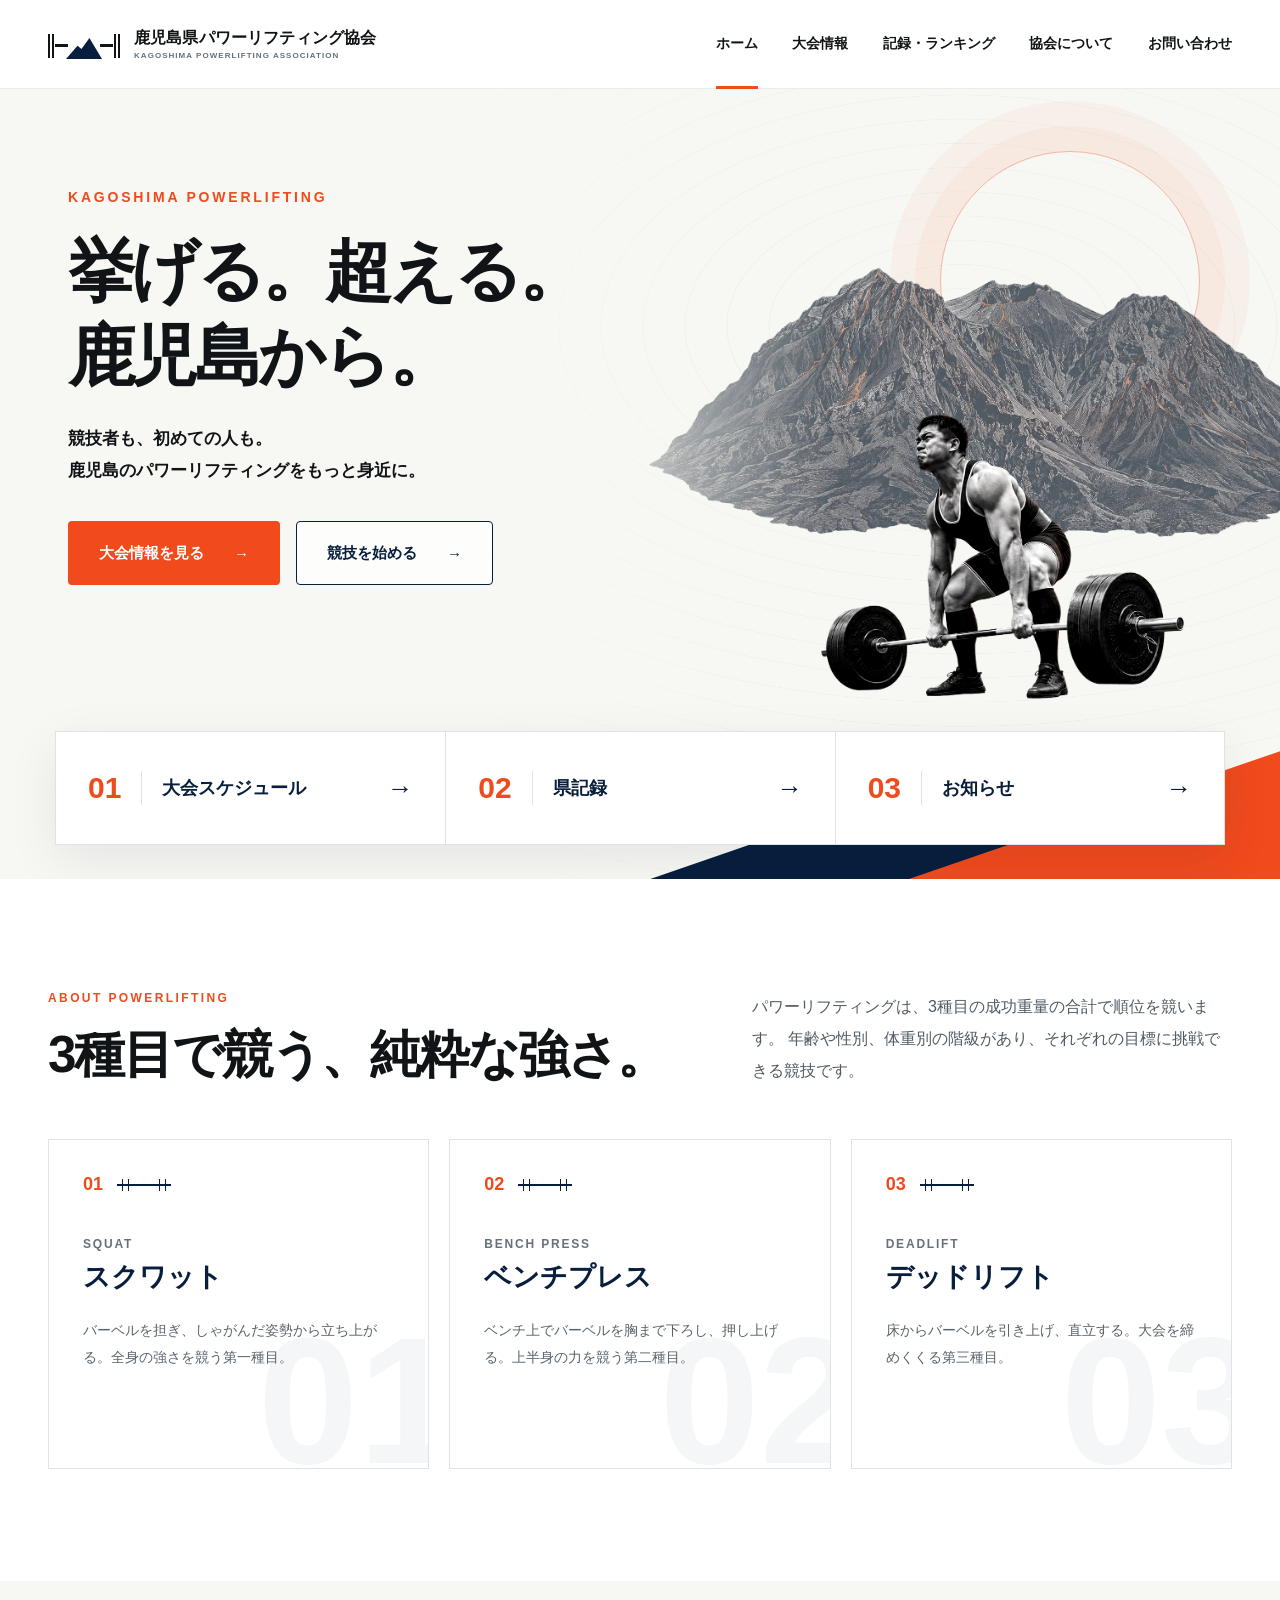
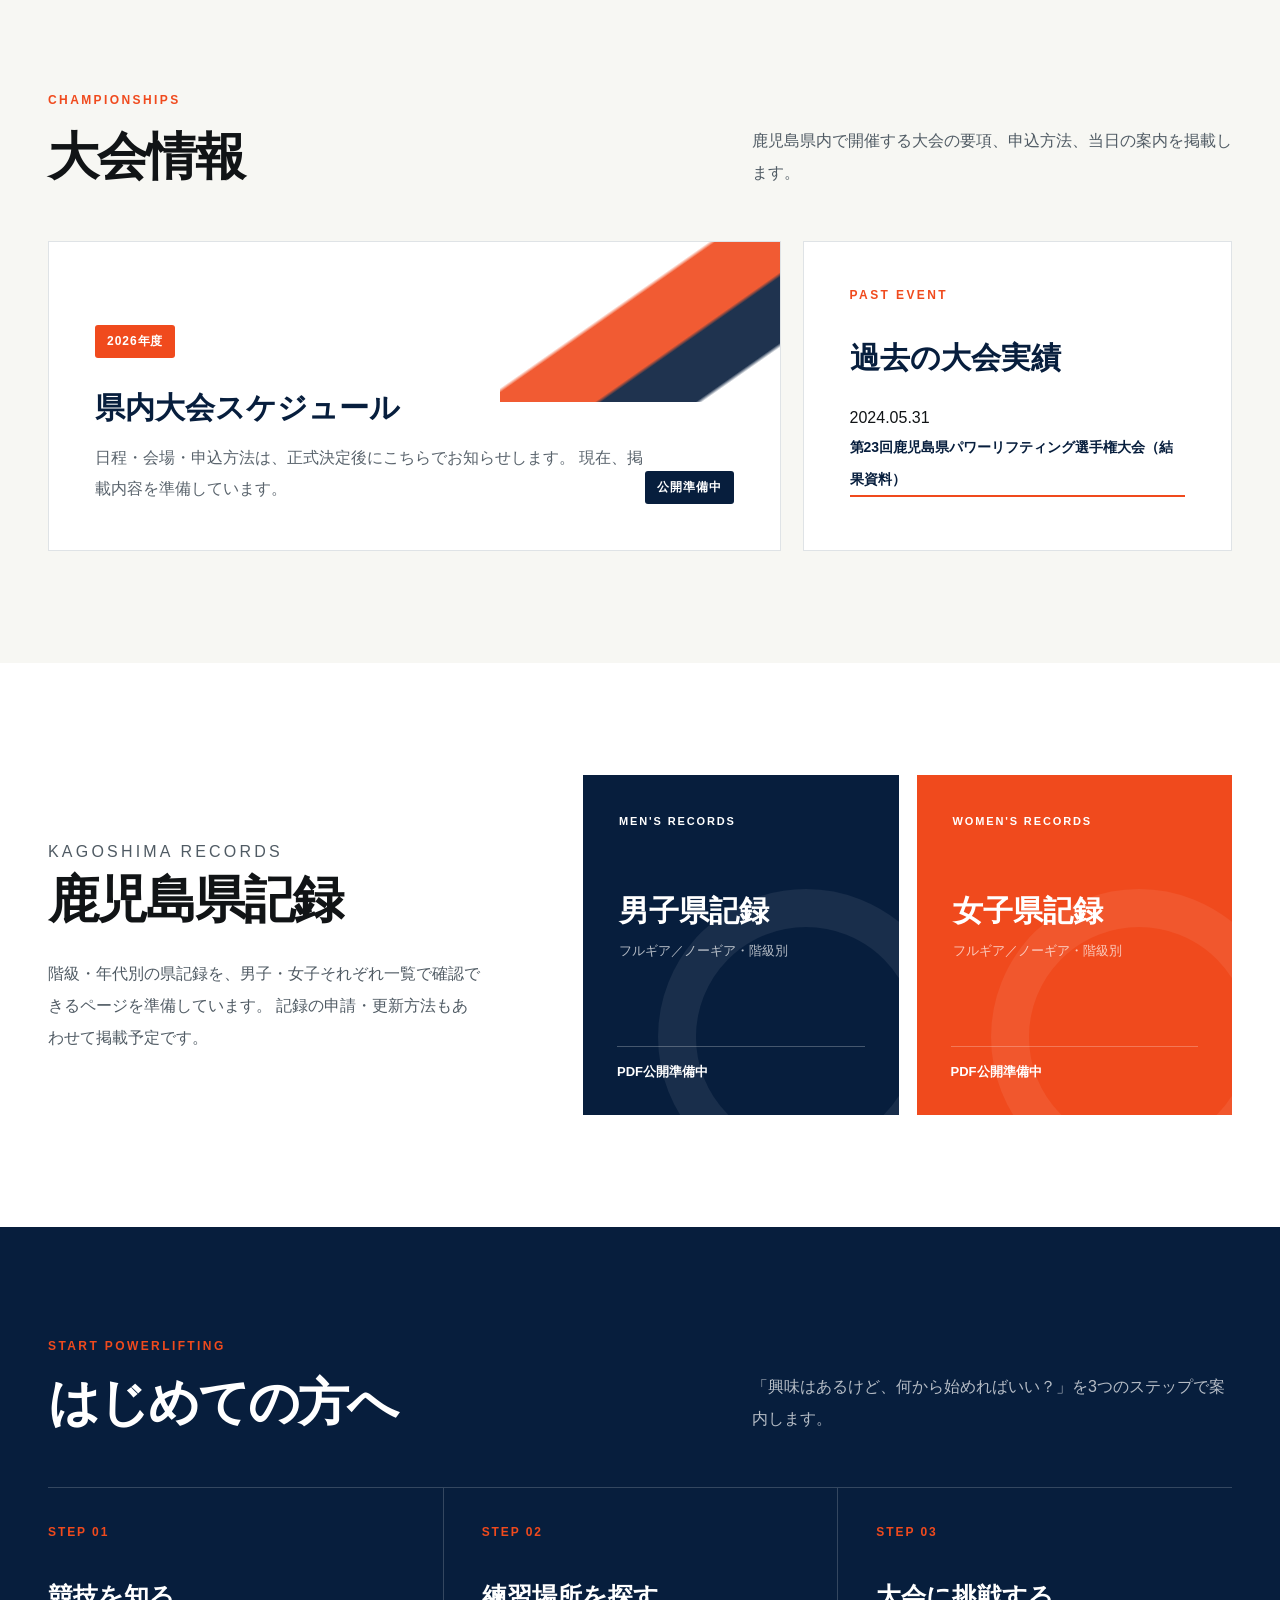
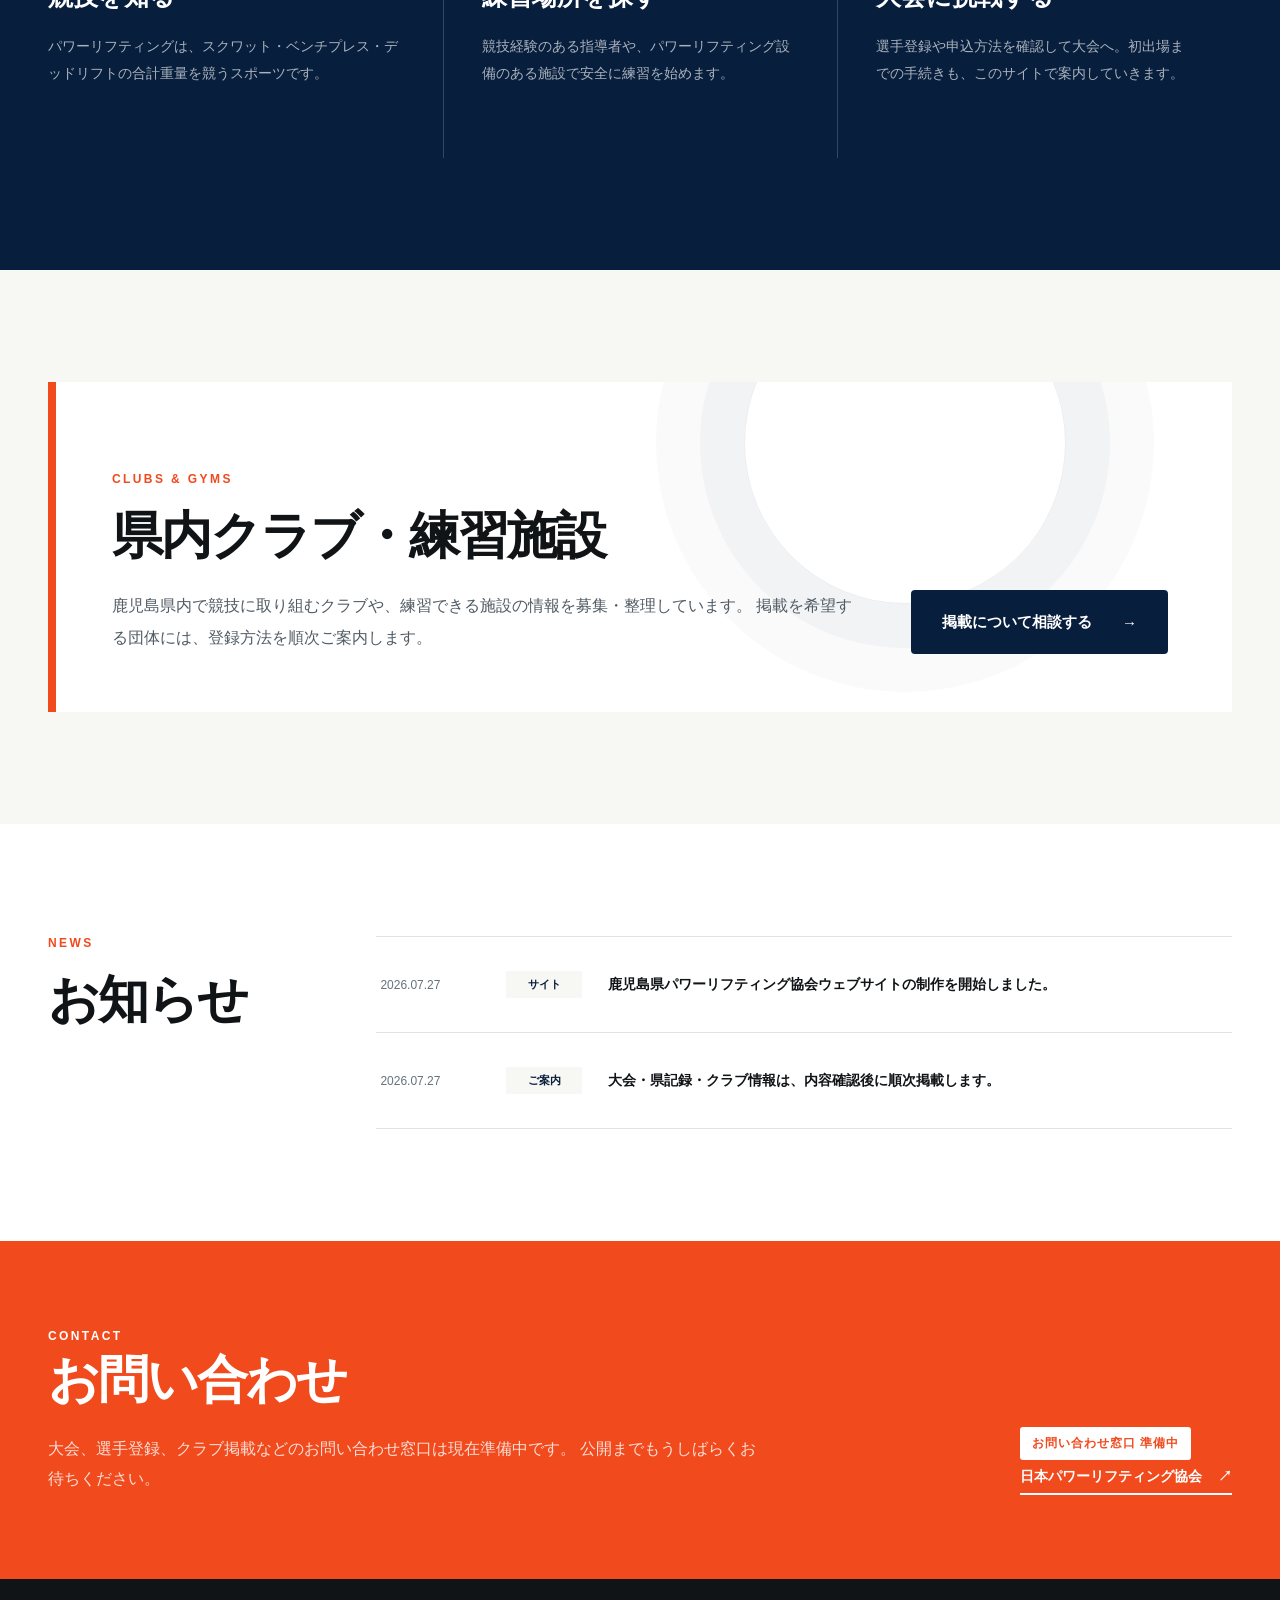
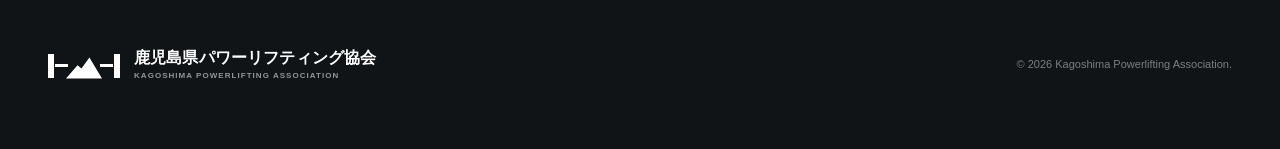
<file: index.html>
<!doctype html>
<html lang="ja">
  <head>
    <meta charset="utf-8" />
    <meta name="viewport" content="width=device-width, initial-scale=1" />
    <meta
      name="description"
      content="鹿児島県のパワーリフティング大会情報、県記録、競技の始め方を案内する公式ウェブサイトです。"
    />
    <title>鹿児島県パワーリフティング協会</title>
    <link rel="icon" href="./assets/favicon.svg" type="image/svg+xml" />
    <link rel="stylesheet" href="./assets/style.css" />
  </head>
  <body>
    <div id="top">
      <a class="skipLink" href="#main-content">本文へ移動</a>

      <header class="siteHeader">
        <div class="navShell">
          <a class="brand" href="#top" aria-label="トップページへ">
            <span class="brandMark" aria-hidden="true">
              <span class="brandPlate brandPlateLeft"></span>
              <span class="brandVolcano"></span>
              <span class="brandPlate brandPlateRight"></span>
            </span>
            <span class="brandText">
              <strong>鹿児島県パワーリフティング協会</strong>
              <small>KAGOSHIMA POWERLIFTING ASSOCIATION</small>
            </span>
          </a>

          <nav class="desktopNav" aria-label="メインナビゲーション">
            <a class="isActive" href="#top">ホーム</a>
            <a href="#events">大会情報</a>
            <a href="#records">記録・ランキング</a>
            <a href="#about">協会について</a>
            <a href="#contact">お問い合わせ</a>
          </nav>

          <details class="mobileNav">
            <summary aria-label="メニューを開く">
              <span></span><span></span><span></span>
            </summary>
            <nav aria-label="モバイルナビゲーション">
              <a href="#top">ホーム</a>
              <a href="#events">大会情報</a>
              <a href="#records">記録・ランキング</a>
              <a href="#about">協会について</a>
              <a href="#contact">お問い合わせ</a>
            </nav>
          </details>
        </div>
      </header>

      <main id="main-content">
        <section class="hero" aria-labelledby="hero-title">
          <div class="heroTexture" aria-hidden="true"></div>
          <div class="heroDiagonal heroDiagonalNavy" aria-hidden="true"></div>
          <div class="heroDiagonal heroDiagonalOrange" aria-hidden="true"></div>
          <div class="heroInner">
            <div class="heroCopy">
              <p class="eyebrow">KAGOSHIMA POWERLIFTING</p>
              <h1 id="hero-title">挙げる。超える。<br />鹿児島から。</h1>
              <p class="heroLead">
                競技者も、初めての人も。<br />
                鹿児島のパワーリフティングをもっと身近に。
              </p>
              <div class="heroActions">
                <a class="button buttonPrimary" href="#events">
                  大会情報を見る <span aria-hidden="true">→</span>
                </a>
                <a class="button buttonSecondary" href="#beginner">
                  競技を始める <span aria-hidden="true">→</span>
                </a>
              </div>
            </div>

            <div class="heroArt" aria-hidden="true">
              <div class="sunLine"></div>
              <img
                class="sakurajimaMountain"
                src="./assets/sakurajima-hero.png"
                alt=""
              />
              <img
                class="heroLifter"
                src="./assets/hero-lifter.png"
                alt=""
              />
            </div>
          </div>

          <div class="quickLinks" aria-label="主要コンテンツ">
            <a href="#events">
              <span class="quickNumber">01</span>
              <span class="quickLabel">大会スケジュール</span>
              <span class="quickArrow" aria-hidden="true">→</span>
            </a>
            <a href="#records">
              <span class="quickNumber">02</span>
              <span class="quickLabel">県記録</span>
              <span class="quickArrow" aria-hidden="true">→</span>
            </a>
            <a href="#news">
              <span class="quickNumber">03</span>
              <span class="quickLabel">お知らせ</span>
              <span class="quickArrow" aria-hidden="true">→</span>
            </a>
          </div>
        </section>

        <section class="section aboutSection" id="about">
          <div class="sectionHeading">
            <div>
              <p class="sectionEyebrow">ABOUT POWERLIFTING</p>
              <h2>3種目で競う、純粋な強さ。</h2>
            </div>
            <p>
              パワーリフティングは、3種目の成功重量の合計で順位を競います。
              年齢や性別、体重別の階級があり、それぞれの目標に挑戦できる競技です。
            </p>
          </div>

          <div class="liftGrid">
            <article class="liftCard" data-number="01">
              <div class="liftCardTop">
                <span>01</span><span class="liftBar" aria-hidden="true"></span>
              </div>
              <p class="liftEnglish">SQUAT</p>
              <h3>スクワット</h3>
              <p>バーベルを担ぎ、しゃがんだ姿勢から立ち上がる。全身の強さを競う第一種目。</p>
            </article>
            <article class="liftCard" data-number="02">
              <div class="liftCardTop">
                <span>02</span><span class="liftBar" aria-hidden="true"></span>
              </div>
              <p class="liftEnglish">BENCH PRESS</p>
              <h3>ベンチプレス</h3>
              <p>ベンチ上でバーベルを胸まで下ろし、押し上げる。上半身の力を競う第二種目。</p>
            </article>
            <article class="liftCard" data-number="03">
              <div class="liftCardTop">
                <span>03</span><span class="liftBar" aria-hidden="true"></span>
              </div>
              <p class="liftEnglish">DEADLIFT</p>
              <h3>デッドリフト</h3>
              <p>床からバーベルを引き上げ、直立する。大会を締めくくる第三種目。</p>
            </article>
          </div>
        </section>

        <section class="section sectionTint" id="events">
          <div class="sectionHeading">
            <div>
              <p class="sectionEyebrow">CHAMPIONSHIPS</p>
              <h2>大会情報</h2>
            </div>
            <p>鹿児島県内で開催する大会の要項、申込方法、当日の案内を掲載します。</p>
          </div>

          <div class="eventGrid">
            <article class="eventFeature">
              <div>
                <p class="statusBadge">2026年度</p>
                <h3>県内大会スケジュール</h3>
                <p>
                  日程・会場・申込方法は、正式決定後にこちらでお知らせします。
                  現在、掲載内容を準備しています。
                </p>
              </div>
              <span class="preparingLabel">公開準備中</span>
            </article>

            <article class="eventArchive">
              <p class="sectionEyebrow">PAST EVENT</p>
              <h3>過去の大会実績</h3>
              <p>
                第23回鹿児島県パワーリフティング選手権大会の結果は、
                日本パワーリフティング協会の公式資料で確認できます。
              </p>
              <a
                class="textLink"
                href="https://www.jpa-powerlifting.or.jp/pdf/rural/2024/0531/kagoshima_23_kekka.pdf"
                target="_blank"
                rel="noreferrer"
              >
                2024年大会結果を見る <span aria-hidden="true">↗</span>
              </a>
            </article>
          </div>
        </section>

        <section class="section recordsSection" id="records">
          <div class="recordsIntro">
            <p class="sectionEyebrow">KAGOSHIMA RECORDS</p>
            <h2>鹿児島県記録</h2>
            <p>
              階級・年代別の県記録を、男子・女子それぞれ一覧で確認できるページを準備しています。
              記録の申請・更新方法もあわせて掲載予定です。
            </p>
          </div>

          <div class="recordCards">
            <article>
              <span>MEN'S RECORDS</span>
              <h3>男子県記録</h3>
              <p>フルギア／ノーギア・階級別</p>
              <span class="recordStatus">PDF公開準備中</span>
            </article>
            <article>
              <span>WOMEN'S RECORDS</span>
              <h3>女子県記録</h3>
              <p>フルギア／ノーギア・階級別</p>
              <span class="recordStatus">PDF公開準備中</span>
            </article>
          </div>
        </section>

        <section class="section beginnerSection" id="beginner">
          <div class="sectionHeading sectionHeadingLight">
            <div>
              <p class="sectionEyebrow">START POWERLIFTING</p>
              <h2>はじめての方へ</h2>
            </div>
            <p>「興味はあるけど、何から始めればいい？」を3つのステップで案内します。</p>
          </div>

          <div class="stepGrid">
            <article>
              <span>STEP 01</span>
              <h3>競技を知る</h3>
              <p>パワーリフティングは、スクワット・ベンチプレス・デッドリフトの合計重量を競うスポーツです。</p>
            </article>
            <article>
              <span>STEP 02</span>
              <h3>練習場所を探す</h3>
              <p>競技経験のある指導者や、パワーリフティング設備のある施設で安全に練習を始めます。</p>
            </article>
            <article>
              <span>STEP 03</span>
              <h3>大会に挑戦する</h3>
              <p>選手登録や申込方法を確認して大会へ。初出場までの手続きも、このサイトで案内していきます。</p>
            </article>
          </div>
        </section>

        <section class="section clubsSection">
          <div class="clubsPanel">
            <div>
              <p class="sectionEyebrow">CLUBS &amp; GYMS</p>
              <h2>県内クラブ・練習施設</h2>
              <p>
                鹿児島県内で競技に取り組むクラブや、練習できる施設の情報を募集・整理しています。
                掲載を希望する団体には、登録方法を順次ご案内します。
              </p>
            </div>
            <a class="button buttonDark" href="#contact">
              掲載について相談する <span aria-hidden="true">→</span>
            </a>
          </div>
        </section>

        <section class="section newsSection" id="news">
          <div class="newsHeading">
            <p class="sectionEyebrow">NEWS</p>
            <h2>お知らせ</h2>
          </div>
          <div class="newsList">
            <article>
              <time datetime="2026-07-27">2026.07.27</time>
              <span class="newsCategory">サイト</span>
              <p>鹿児島県パワーリフティング協会ウェブサイトの制作を開始しました。</p>
            </article>
            <article>
              <time datetime="2026-07-27">2026.07.27</time>
              <span class="newsCategory">ご案内</span>
              <p>大会・県記録・クラブ情報は、内容確認後に順次掲載します。</p>
            </article>
          </div>
        </section>

        <section class="contactSection" id="contact">
          <div>
            <p class="sectionEyebrow">CONTACT</p>
            <h2>お問い合わせ</h2>
            <p>
              大会、選手登録、クラブ掲載などのお問い合わせ窓口は現在準備中です。
              公開までもうしばらくお待ちください。
            </p>
          </div>
          <div class="contactActions">
            <span class="preparingLabel preparingLabelLight">お問い合わせ窓口 準備中</span>
            <a
              class="textLink textLinkLight"
              href="https://www.jpa-powerlifting.or.jp/"
              target="_blank"
              rel="noreferrer"
            >
              日本パワーリフティング協会 <span aria-hidden="true">↗</span>
            </a>
          </div>
        </section>
      </main>

      <footer class="siteFooter">
        <a class="brand brandFooter" href="#top">
          <span class="brandMark" aria-hidden="true">
            <span class="brandPlate brandPlateLeft"></span>
            <span class="brandVolcano"></span>
            <span class="brandPlate brandPlateRight"></span>
          </span>
          <span class="brandText">
            <strong>鹿児島県パワーリフティング協会</strong>
            <small>KAGOSHIMA POWERLIFTING ASSOCIATION</small>
          </span>
        </a>
        <p>© 2026 Kagoshima Powerlifting Association.</p>
      </footer>
    </div>

    <script>
      document.querySelectorAll('.mobileNav a').forEach(function (link) {
        link.addEventListener('click', function () {
          var menu = link.closest('details');
          if (menu) menu.removeAttribute('open');
        });
      });
    </script>
    <script src="./assets/cms-content.js" defer></script>
  </body>
</html>
</file>
<file: assets/style.css>
:root {
  --ink: #111416;
  --navy: #071e3d;
  --navy-2: #0d315a;
  --orange: #f04a1d;
  --orange-dark: #d93d12;
  --paper: #f7f7f3;
  --white: #ffffff;
  --line: #dfe3e6;
  --muted: #66717b;
}

* {
  box-sizing: border-box;
}

html {
  scroll-behavior: smooth;
  scroll-padding-top: 96px;
}

body {
  margin: 0;
  background: var(--white);
  color: var(--ink);
  font-family:
    "Noto Sans JP", "Hiragino Kaku Gothic ProN", "Yu Gothic", Meiryo,
    sans-serif;
}

a {
  color: inherit;
  text-decoration: none;
}

button,
a,
summary {
  -webkit-tap-highlight-color: transparent;
}

.skipLink {
  position: fixed;
  z-index: 200;
  top: 8px;
  left: 8px;
  padding: 12px 18px;
  background: var(--navy);
  color: var(--white);
  transform: translateY(-150%);
}

.skipLink:focus {
  transform: translateY(0);
}

.siteHeader {
  position: sticky;
  z-index: 100;
  top: 0;
  border-bottom: 1px solid rgb(17 20 22 / 8%);
  background: rgb(255 255 255 / 94%);
  backdrop-filter: blur(14px);
}

.navShell {
  display: flex;
  min-height: 88px;
  max-width: 1440px;
  margin: 0 auto;
  padding: 0 48px;
  align-items: center;
  justify-content: space-between;
}

.brand {
  display: inline-flex;
  min-width: 0;
  align-items: center;
  gap: 14px;
}

.brandMark {
  position: relative;
  display: inline-block;
  width: 72px;
  height: 38px;
  flex: 0 0 auto;
}

.brandVolcano {
  position: absolute;
  top: 9px;
  left: 18px;
  width: 36px;
  height: 25px;
  background: var(--navy);
  clip-path: polygon(0 100%, 32% 47%, 43% 60%, 65% 16%, 100% 100%);
}

.brandVolcano::after {
  position: absolute;
  top: 0;
  left: 19px;
  width: 18px;
  height: 8px;
  border-top: 4px solid var(--orange);
  border-radius: 50%;
  content: "";
  transform: rotate(13deg);
}

.brandPlate {
  position: absolute;
  top: 9px;
  width: 6px;
  height: 24px;
  border-right: 2px solid var(--ink);
  border-left: 2px solid var(--ink);
}

.brandPlate::after {
  position: absolute;
  top: 10px;
  width: 13px;
  height: 3px;
  background: var(--ink);
  content: "";
}

.brandPlateLeft {
  left: 0;
}

.brandPlateLeft::after {
  left: 5px;
}

.brandPlateRight {
  right: 0;
}

.brandPlateRight::after {
  right: 5px;
}

.brandText {
  display: flex;
  min-width: 0;
  flex-direction: column;
}

.brandText strong {
  font-size: 16px;
  font-weight: 800;
  letter-spacing: 0.01em;
  white-space: nowrap;
}

.brandText small {
  margin-top: 2px;
  color: var(--muted);
  font-family: "Arial Narrow", Arial, sans-serif;
  font-size: 8px;
  font-weight: 700;
  letter-spacing: 0.13em;
}

.desktopNav {
  display: flex;
  align-self: stretch;
  align-items: center;
  gap: clamp(22px, 2.7vw, 46px);
}

.desktopNav a {
  position: relative;
  display: flex;
  height: 100%;
  align-items: center;
  font-size: 14px;
  font-weight: 700;
  white-space: nowrap;
}

.desktopNav a::after {
  position: absolute;
  right: 50%;
  bottom: -1px;
  left: 50%;
  height: 3px;
  background: var(--orange);
  content: "";
  transition: right 180ms ease, left 180ms ease;
}

.desktopNav a:hover::after,
.desktopNav a:focus-visible::after,
.desktopNav a.isActive::after {
  right: 0;
  left: 0;
}

.mobileNav {
  display: none;
}

.hero {
  position: relative;
  min-height: 790px;
  overflow: hidden;
  background: var(--paper);
}

.heroTexture {
  position: absolute;
  inset: 0;
  opacity: 0.45;
  background:
    repeating-radial-gradient(
      ellipse at 75% 30%,
      transparent 0 22px,
      rgb(7 30 61 / 8%) 23px,
      transparent 24px 42px
    );
  mask-image: linear-gradient(90deg, transparent 0 34%, #000 58% 100%);
}

.heroDiagonal {
  position: absolute;
  right: -12%;
  bottom: 45px;
  width: 75%;
  height: 132px;
  transform: rotate(-19deg);
  transform-origin: center right;
}

.heroDiagonalNavy {
  right: 17%;
  bottom: 6px;
  width: 64%;
  background: var(--navy);
}

.heroDiagonalOrange {
  background: var(--orange);
}

.heroInner {
  position: relative;
  display: grid;
  min-height: 670px;
  max-width: 1440px;
  margin: 0 auto;
  padding: 76px 48px 150px;
  grid-template-columns: 46% 54%;
}

.heroCopy {
  position: relative;
  z-index: 4;
  align-self: center;
  padding-left: 20px;
  animation: hero-copy-in 520ms ease both;
}

.eyebrow,
.sectionEyebrow {
  margin: 0 0 24px;
  color: var(--orange);
  font-family: "Arial Narrow", Arial, sans-serif;
  font-size: 14px;
  font-weight: 800;
  letter-spacing: 0.2em;
}

.hero h1 {
  max-width: 660px;
  margin: 0;
  font-size: clamp(54px, 5.2vw, 84px);
  font-weight: 900;
  letter-spacing: -0.055em;
  line-height: 1.28;
}

.heroLead {
  margin: 24px 0 0;
  font-size: 17px;
  font-weight: 600;
  line-height: 1.9;
}

.heroActions {
  display: flex;
  margin-top: 34px;
  gap: 16px;
}

.button {
  display: inline-flex;
  min-height: 64px;
  padding: 0 30px;
  border: 1px solid transparent;
  border-radius: 4px;
  align-items: center;
  justify-content: center;
  gap: 30px;
  font-size: 15px;
  font-weight: 800;
  transition:
    background 180ms ease,
    color 180ms ease,
    border-color 180ms ease,
    transform 180ms ease;
}

.button span,
.textLink span {
  transition: transform 180ms ease;
}

.button:hover span,
.button:focus-visible span,
.textLink:hover span,
.textLink:focus-visible span {
  transform: translateX(6px);
}

.buttonPrimary {
  background: var(--orange);
  color: var(--white);
}

.buttonPrimary:hover,
.buttonPrimary:focus-visible {
  background: var(--orange-dark);
}

.buttonSecondary {
  border-color: var(--navy);
  background: rgb(255 255 255 / 75%);
  color: var(--navy);
}

.buttonSecondary:hover,
.buttonSecondary:focus-visible {
  background: var(--navy);
  color: var(--white);
}

.heroArt {
  position: absolute;
  z-index: 2;
  top: 15px;
  right: -55px;
  bottom: 66px;
  width: 62%;
  animation: hero-art-in 720ms ease both;
}

.heroArt .heroLifter {
  position: absolute;
  z-index: 3;
  right: 2%;
  bottom: -11%;
  width: min(780px, 87%);
  height: 96%;
  object-fit: contain;
  object-position: center bottom;
  filter: saturate(0.2) contrast(1.08);
}

.heroArt .sakurajimaMountain {
  position: absolute;
  z-index: 2;
  right: -3%;
  bottom: 16%;
  width: 105%;
  height: 67%;
  object-fit: contain;
  object-position: right bottom;
  opacity: 0.72;
  filter: contrast(0.92) saturate(0.82);
  mask-image: linear-gradient(
    90deg,
    transparent 0%,
    rgb(0 0 0 / 45%) 17%,
    #000 37% 100%
  );
}

.sunLine {
  position: absolute;
  z-index: 1;
  top: 8%;
  right: 17%;
  width: 260px;
  height: 260px;
  border: 1px solid rgb(240 74 29 / 38%);
  border-radius: 50%;
  box-shadow:
    0 0 0 25px rgb(240 74 29 / 5%),
    0 0 0 50px rgb(240 74 29 / 4%);
}

.quickLinks {
  position: absolute;
  z-index: 8;
  right: 4.3%;
  bottom: 34px;
  left: 4.3%;
  display: grid;
  max-width: 1316px;
  margin: 0 auto;
  border: 1px solid var(--line);
  background: var(--white);
  box-shadow: 0 14px 50px rgb(7 30 61 / 8%);
  grid-template-columns: repeat(3, 1fr);
}

.quickLinks a {
  display: grid;
  min-height: 112px;
  padding: 20px 32px;
  align-items: center;
  gap: 20px;
  grid-template-columns: auto 1fr auto;
  transition:
    box-shadow 180ms ease,
    transform 180ms ease;
}

.quickLinks a + a {
  border-left: 1px solid var(--line);
}

.quickLinks a:hover,
.quickLinks a:focus-visible {
  z-index: 2;
  box-shadow: inset 0 4px 0 var(--orange);
  transform: translateY(-2px);
}

.quickNumber {
  padding-right: 20px;
  border-right: 1px solid var(--line);
  color: var(--orange);
  font-family: "Arial Narrow", Arial, sans-serif;
  font-size: 30px;
  font-weight: 900;
}

.quickLabel {
  color: var(--navy);
  font-size: 18px;
  font-weight: 800;
}

.quickArrow {
  color: var(--navy);
  font-size: 26px;
}

.section {
  padding: 112px max(48px, calc((100vw - 1344px) / 2));
}

.sectionHeading {
  display: grid;
  margin-bottom: 52px;
  align-items: end;
  gap: 64px;
  grid-template-columns: minmax(0, 1fr) minmax(320px, 0.75fr);
}

.sectionHeading h2,
.recordsIntro h2,
.newsHeading h2,
.contactSection h2,
.clubsPanel h2 {
  margin: 0;
  font-size: clamp(38px, 4vw, 58px);
  font-weight: 900;
  letter-spacing: -0.04em;
  line-height: 1.25;
}

.sectionHeading > p,
.recordsIntro > p,
.clubsPanel > div > p:last-child {
  margin: 0;
  color: #505b64;
  font-size: 16px;
  font-weight: 500;
  line-height: 2;
}

.sectionEyebrow {
  margin-bottom: 18px;
  font-size: 12px;
}

.liftGrid {
  display: grid;
  gap: 20px;
  grid-template-columns: repeat(3, 1fr);
}

.liftCard {
  position: relative;
  min-height: 330px;
  padding: 34px;
  overflow: hidden;
  border: 1px solid var(--line);
  background: var(--white);
  transition:
    border-color 180ms ease,
    transform 180ms ease,
    box-shadow 180ms ease;
}

.liftCard::after {
  position: absolute;
  right: -30px;
  bottom: -36px;
  color: rgb(7 30 61 / 4%);
  content: attr(data-number);
  font-family: Arial, sans-serif;
  font-size: 180px;
  font-weight: 900;
}

.liftCard:hover {
  border-color: var(--orange);
  box-shadow: 0 20px 40px rgb(7 30 61 / 8%);
  transform: translateY(-4px);
}

.liftCardTop {
  display: flex;
  align-items: center;
  gap: 14px;
}

.liftCardTop > span:first-child {
  color: var(--orange);
  font-family: "Arial Narrow", Arial, sans-serif;
  font-size: 18px;
  font-weight: 900;
}

.liftBar {
  position: relative;
  width: 54px;
  height: 2px;
  background: var(--navy);
}

.liftBar::before,
.liftBar::after {
  position: absolute;
  top: -5px;
  width: 5px;
  height: 12px;
  border-right: 1px solid var(--navy);
  border-left: 1px solid var(--navy);
  content: "";
}

.liftBar::before {
  left: 5px;
}

.liftBar::after {
  right: 5px;
}

.liftEnglish {
  margin: 42px 0 8px;
  color: var(--muted);
  font-family: "Arial Narrow", Arial, sans-serif;
  font-size: 12px;
  font-weight: 700;
  letter-spacing: 0.15em;
}

.liftCard h3 {
  margin: 0;
  color: var(--navy);
  font-size: 27px;
  font-weight: 900;
}

.liftCard > p:last-child {
  position: relative;
  z-index: 1;
  margin: 22px 0 0;
  color: #59636c;
  font-size: 14px;
  line-height: 1.9;
}

.sectionTint {
  background: var(--paper);
}

.eventGrid {
  display: grid;
  gap: 22px;
  grid-template-columns: 1.45fr 0.85fr;
}

.eventFeature,
.eventArchive {
  min-height: 310px;
  padding: 46px;
  border: 1px solid var(--line);
  background: var(--white);
}

.eventFeature {
  position: relative;
  display: flex;
  overflow: hidden;
  align-items: flex-end;
  justify-content: space-between;
}

.eventFeature::before {
  position: absolute;
  top: -80px;
  right: -50px;
  width: 330px;
  height: 240px;
  background:
    linear-gradient(145deg, transparent 48%, var(--orange) 49% 65%, transparent 66%),
    linear-gradient(145deg, transparent 64%, var(--navy) 65% 80%, transparent 81%);
  content: "";
  opacity: 0.9;
}

.eventFeature > div {
  position: relative;
  z-index: 1;
  max-width: 620px;
}

.statusBadge,
.preparingLabel {
  display: inline-flex;
  width: fit-content;
  padding: 8px 12px;
  border-radius: 3px;
  background: var(--orange);
  color: var(--white);
  font-size: 12px;
  font-weight: 800;
  letter-spacing: 0.08em;
}

.eventFeature h3,
.eventArchive h3 {
  margin: 18px 0 14px;
  color: var(--navy);
  font-size: 30px;
  font-weight: 900;
}

.eventFeature p:not(.statusBadge),
.eventArchive > p:not(.sectionEyebrow) {
  max-width: 600px;
  margin: 0;
  color: #59636c;
  line-height: 1.9;
}

.eventFeature > .preparingLabel {
  position: relative;
  z-index: 1;
  background: var(--navy);
  white-space: nowrap;
}

.eventArchive {
  display: flex;
  flex-direction: column;
}

.textLink {
  display: inline-flex;
  width: fit-content;
  margin-top: auto;
  border-bottom: 2px solid var(--orange);
  color: var(--navy);
  align-items: center;
  gap: 16px;
  font-size: 14px;
  font-weight: 800;
  line-height: 2.3;
}

.recordsSection {
  display: grid;
  align-items: center;
  gap: clamp(60px, 8vw, 130px);
  grid-template-columns: 0.8fr 1.2fr;
}

.recordsIntro > p:last-child {
  margin-top: 26px;
}

.recordCards {
  display: grid;
  gap: 18px;
  grid-template-columns: repeat(2, 1fr);
}

.recordCards article {
  position: relative;
  min-height: 340px;
  padding: 36px;
  overflow: hidden;
  background: var(--navy);
  color: var(--white);
}

.recordCards article:last-child {
  background: var(--orange);
}

.recordCards article::after {
  position: absolute;
  right: -55px;
  bottom: -70px;
  width: 220px;
  height: 220px;
  border: 38px solid rgb(255 255 255 / 7%);
  border-radius: 50%;
  content: "";
}

.recordCards article > span:first-child {
  font-family: "Arial Narrow", Arial, sans-serif;
  font-size: 11px;
  font-weight: 800;
  letter-spacing: 0.17em;
}

.recordCards h3 {
  margin: 62px 0 10px;
  font-size: 30px;
  font-weight: 900;
}

.recordCards p {
  margin: 0;
  color: rgb(255 255 255 / 70%);
  font-size: 13px;
}

.recordStatus {
  position: absolute;
  right: 34px;
  bottom: 34px;
  left: 34px;
  z-index: 1;
  padding-top: 16px;
  border-top: 1px solid rgb(255 255 255 / 25%);
  font-size: 13px;
  font-weight: 700;
}

.beginnerSection {
  background: var(--navy);
  color: var(--white);
}

.sectionHeadingLight > p {
  color: rgb(255 255 255 / 70%);
}

.stepGrid {
  display: grid;
  border-top: 1px solid rgb(255 255 255 / 18%);
  grid-template-columns: repeat(3, 1fr);
}

.stepGrid article {
  min-height: 270px;
  padding: 34px 38px 10px 0;
}

.stepGrid article + article {
  padding-left: 38px;
  border-left: 1px solid rgb(255 255 255 / 18%);
}

.stepGrid span {
  color: var(--orange);
  font-family: "Arial Narrow", Arial, sans-serif;
  font-size: 12px;
  font-weight: 800;
  letter-spacing: 0.16em;
}

.stepGrid h3 {
  margin: 40px 0 20px;
  font-size: 25px;
  font-weight: 800;
}

.stepGrid p {
  margin: 0;
  color: rgb(255 255 255 / 66%);
  font-size: 14px;
  line-height: 1.95;
}

.clubsSection {
  background: var(--paper);
}

.clubsPanel {
  position: relative;
  display: flex;
  min-height: 330px;
  padding: 58px 64px;
  overflow: hidden;
  background: var(--white);
  align-items: flex-end;
  justify-content: space-between;
  gap: 48px;
}

.clubsPanel::before {
  position: absolute;
  top: 0;
  bottom: 0;
  left: 0;
  width: 8px;
  background: var(--orange);
  content: "";
}

.clubsPanel::after {
  position: absolute;
  top: -100px;
  right: 14%;
  width: 320px;
  height: 320px;
  border: 1px solid rgb(7 30 61 / 8%);
  border-radius: 50%;
  box-shadow:
    0 0 0 44px rgb(7 30 61 / 3%),
    0 0 0 88px rgb(7 30 61 / 2%);
  content: "";
}

.clubsPanel > div {
  position: relative;
  z-index: 1;
  max-width: 760px;
}

.clubsPanel > div > p:last-child {
  margin-top: 22px;
}

.buttonDark {
  position: relative;
  z-index: 1;
  flex: 0 0 auto;
  background: var(--navy);
  color: var(--white);
}

.buttonDark:hover,
.buttonDark:focus-visible {
  background: var(--orange);
}

.newsSection {
  display: grid;
  align-items: start;
  gap: 80px;
  grid-template-columns: 0.45fr 1.55fr;
}

.newsList {
  border-top: 1px solid var(--line);
}

.newsList article {
  display: grid;
  min-height: 96px;
  padding: 25px 4px;
  border-bottom: 1px solid var(--line);
  align-items: center;
  gap: 26px;
  grid-template-columns: 100px 76px 1fr;
}

.newsList time {
  color: var(--muted);
  font-family: Arial, sans-serif;
  font-size: 12px;
}

.newsCategory {
  padding: 6px 8px;
  background: var(--paper);
  color: var(--navy);
  font-size: 11px;
  font-weight: 800;
  text-align: center;
}

.newsList p {
  margin: 0;
  font-size: 14px;
  font-weight: 600;
  line-height: 1.7;
}

.contactSection {
  display: flex;
  max-width: 100%;
  padding: 84px max(48px, calc((100vw - 1344px) / 2));
  background: var(--orange);
  color: var(--white);
  align-items: flex-end;
  justify-content: space-between;
  gap: 60px;
}

.contactSection > div:first-child {
  max-width: 720px;
}

.contactSection .sectionEyebrow {
  color: var(--white);
}

.contactSection h2 {
  margin-bottom: 22px;
}

.contactSection p {
  margin: 0;
  color: rgb(255 255 255 / 82%);
  line-height: 1.9;
}

.contactActions {
  display: flex;
  flex-direction: column;
  align-items: flex-start;
}

.preparingLabelLight {
  background: var(--white);
  color: var(--orange);
}

.textLinkLight {
  border-color: var(--white);
  color: var(--white);
}

.siteFooter {
  display: flex;
  min-height: 170px;
  padding: 44px max(48px, calc((100vw - 1344px) / 2));
  background: var(--ink);
  color: var(--white);
  align-items: center;
  justify-content: space-between;
  gap: 30px;
}

.brandFooter .brandVolcano {
  background: var(--white);
}

.brandFooter .brandPlate,
.brandFooter .brandPlate::after {
  border-color: var(--white);
  background: var(--white);
}

.brandFooter .brandText small {
  color: rgb(255 255 255 / 55%);
}

.siteFooter > p {
  margin: 0;
  color: rgb(255 255 255 / 45%);
  font-family: Arial, sans-serif;
  font-size: 11px;
}

a:focus-visible,
summary:focus-visible {
  outline: 3px solid #ffb59e;
  outline-offset: 4px;
}

@keyframes hero-copy-in {
  from {
    opacity: 0;
    transform: translateY(16px);
  }
  to {
    opacity: 1;
    transform: translateY(0);
  }
}

@keyframes hero-art-in {
  from {
    opacity: 0;
    transform: translateX(32px);
  }
  to {
    opacity: 1;
    transform: translateX(0);
  }
}

@media (max-width: 1100px) {
  .navShell {
    padding: 0 28px;
  }

  .brandText strong {
    font-size: 14px;
  }

  .desktopNav {
    gap: 18px;
  }

  .desktopNav a {
    font-size: 12px;
  }

  .heroInner {
    padding-right: 28px;
    padding-left: 28px;
    grid-template-columns: 52% 48%;
  }

  .heroArt {
    right: -120px;
    width: 68%;
  }

  .heroArt .heroLifter {
    right: -2%;
    width: 90%;
  }

  .heroArt .sakurajimaMountain {
    right: -7%;
    width: 108%;
  }

  .hero h1 {
    font-size: 58px;
  }

  .section {
    padding-right: 32px;
    padding-left: 32px;
  }

  .quickLinks {
    right: 28px;
    left: 28px;
  }

  .quickLinks a {
    padding: 18px 22px;
  }

  .recordsSection {
    gap: 50px;
  }
}

@media (max-width: 820px) {
  html {
    scroll-padding-top: 76px;
  }

  .navShell {
    min-height: 76px;
    padding: 0 20px;
  }

  .brandMark {
    width: 58px;
    transform: scale(0.88);
    transform-origin: left center;
  }

  .brandText strong {
    font-size: 13px;
  }

  .brandText small {
    display: none;
  }

  .desktopNav {
    display: none;
  }

  .mobileNav {
    position: relative;
    display: block;
  }

  .mobileNav summary {
    display: flex;
    width: 46px;
    height: 46px;
    cursor: pointer;
    list-style: none;
    flex-direction: column;
    align-items: center;
    justify-content: center;
    gap: 6px;
  }

  .mobileNav summary::-webkit-details-marker {
    display: none;
  }

  .mobileNav summary span {
    width: 24px;
    height: 2px;
    background: var(--navy);
  }

  .mobileNav nav {
    position: absolute;
    top: 58px;
    right: 0;
    display: flex;
    width: min(320px, calc(100vw - 32px));
    padding: 12px 24px;
    border-top: 3px solid var(--orange);
    background: var(--white);
    box-shadow: 0 18px 45px rgb(7 30 61 / 16%);
    flex-direction: column;
  }

  .mobileNav nav a {
    padding: 16px 2px;
    border-bottom: 1px solid var(--line);
    font-size: 14px;
    font-weight: 700;
  }

  .hero {
    min-height: auto;
    padding-bottom: 0;
  }

  .heroInner {
    display: block;
    min-height: 760px;
    padding: 64px 24px 300px;
  }

  .heroCopy {
    padding-left: 0;
  }

  .hero h1 {
    font-size: clamp(45px, 12vw, 68px);
  }

  .heroArt {
    top: auto;
    right: -9%;
    bottom: 82px;
    width: 88%;
    height: 390px;
  }

  .heroArt .heroLifter {
    right: 0;
    bottom: -17%;
    width: 93%;
    height: 112%;
  }

  .heroArt .sakurajimaMountain {
    right: -12%;
    bottom: 11%;
    width: 112%;
    height: 72%;
    opacity: 0.62;
  }

  .heroTexture {
    mask-image: linear-gradient(180deg, transparent 0 24%, #000 54% 100%);
  }

  .heroDiagonal {
    bottom: 115px;
    width: 105%;
    height: 76px;
  }

  .heroDiagonalNavy {
    right: 8%;
    bottom: 85px;
    width: 105%;
  }

  .quickLinks {
    position: relative;
    right: auto;
    bottom: auto;
    left: auto;
    border-right: 0;
    border-left: 0;
    grid-template-columns: 1fr;
  }

  .quickLinks a {
    min-height: 84px;
  }

  .quickLinks a + a {
    border-top: 1px solid var(--line);
    border-left: 0;
  }

  .section {
    padding: 84px 24px;
  }

  .sectionHeading {
    gap: 24px;
    grid-template-columns: 1fr;
  }

  .liftGrid,
  .eventGrid,
  .recordsSection,
  .newsSection {
    grid-template-columns: 1fr;
  }

  .liftCard {
    min-height: 270px;
  }

  .eventFeature {
    display: block;
  }

  .eventFeature > .preparingLabel {
    margin-top: 28px;
  }

  .recordCards {
    gap: 12px;
  }

  .stepGrid {
    grid-template-columns: 1fr;
  }

  .stepGrid article,
  .stepGrid article + article {
    min-height: auto;
    padding: 32px 0;
    border-bottom: 1px solid rgb(255 255 255 / 18%);
    border-left: 0;
  }

  .stepGrid h3 {
    margin-top: 22px;
  }

  .clubsPanel {
    padding: 48px 34px;
    align-items: flex-start;
    flex-direction: column;
  }

  .contactSection {
    padding: 72px 24px;
    align-items: flex-start;
    flex-direction: column;
  }

  .siteFooter {
    padding: 46px 24px;
    align-items: flex-start;
    flex-direction: column;
  }
}

@media (max-width: 560px) {
  .brand {
    gap: 5px;
  }

  .brandMark {
    width: 50px;
    transform: scale(0.78);
  }

  .brandText strong {
    font-size: 11px;
  }

  .heroInner {
    min-height: 740px;
    padding-top: 52px;
    padding-bottom: 280px;
  }

  .eyebrow {
    font-size: 11px;
  }

  .hero h1 {
    font-size: 44px;
    line-height: 1.25;
  }

  .heroLead {
    font-size: 14px;
  }

  .heroActions {
    align-items: stretch;
    flex-direction: column;
  }

  .button {
    min-height: 58px;
    padding: 0 22px;
    justify-content: space-between;
  }

  .heroArt {
    right: -12%;
    bottom: 68px;
    width: 105%;
    height: 325px;
  }

  .heroArt .sakurajimaMountain {
    right: -8%;
    bottom: 15%;
    width: 107%;
    height: 68%;
    opacity: 0.58;
  }

  .quickLinks a {
    padding: 16px 20px;
  }

  .quickNumber {
    font-size: 25px;
  }

  .quickLabel {
    font-size: 16px;
  }

  .sectionHeading h2,
  .recordsIntro h2,
  .newsHeading h2,
  .contactSection h2,
  .clubsPanel h2 {
    font-size: 36px;
  }

  .eventFeature,
  .eventArchive {
    min-height: auto;
    padding: 32px 26px;
  }

  .recordCards {
    grid-template-columns: 1fr;
  }

  .recordCards article {
    min-height: 280px;
  }

  .clubsPanel {
    padding: 42px 24px 42px 30px;
  }

  .newsList article {
    gap: 14px;
    grid-template-columns: 90px 1fr;
  }

  .newsList p {
    grid-column: 1 / -1;
  }

  .brandFooter .brandText strong {
    font-size: 12px;
  }
}

@media (prefers-reduced-motion: reduce) {
  html {
    scroll-behavior: auto;
  }

  *,
  *::before,
  *::after {
    animation-duration: 0.01ms !important;
    animation-iteration-count: 1 !important;
    transition-duration: 0.01ms !important;
  }
}


/* CMS が追加した情報の表示。既存のサイトデザインを優先する。 */
.cmsEntryList { list-style: none; padding: 0; margin: 1rem 0 0; display: grid; gap: .85rem; }
.cmsEntryList li { border-bottom: 1px solid var(--line, #ddd); padding: 0 0 .85rem; overflow-wrap: anywhere; }
.cmsEntryList li:last-child { border-bottom: 0; padding-bottom: 0; }
.cmsEntryList p { margin: .25rem 0; }
.cmsEntryList a { display: inline-block; margin-top: .25rem; }
.cmsTableWrap { width: 100%; overflow-x: auto; }
.cmsRecordTable { border-collapse: collapse; width: 100%; min-width: 720px; background: white; font-size: .9rem; }
.cmsRecordTable th, .cmsRecordTable td { padding: .7rem; border: 1px solid var(--line, #ddd); text-align: left; vertical-align: top; }
.cmsRecordTable th { background: #edf1f6; color: #14253d; }
</file>
